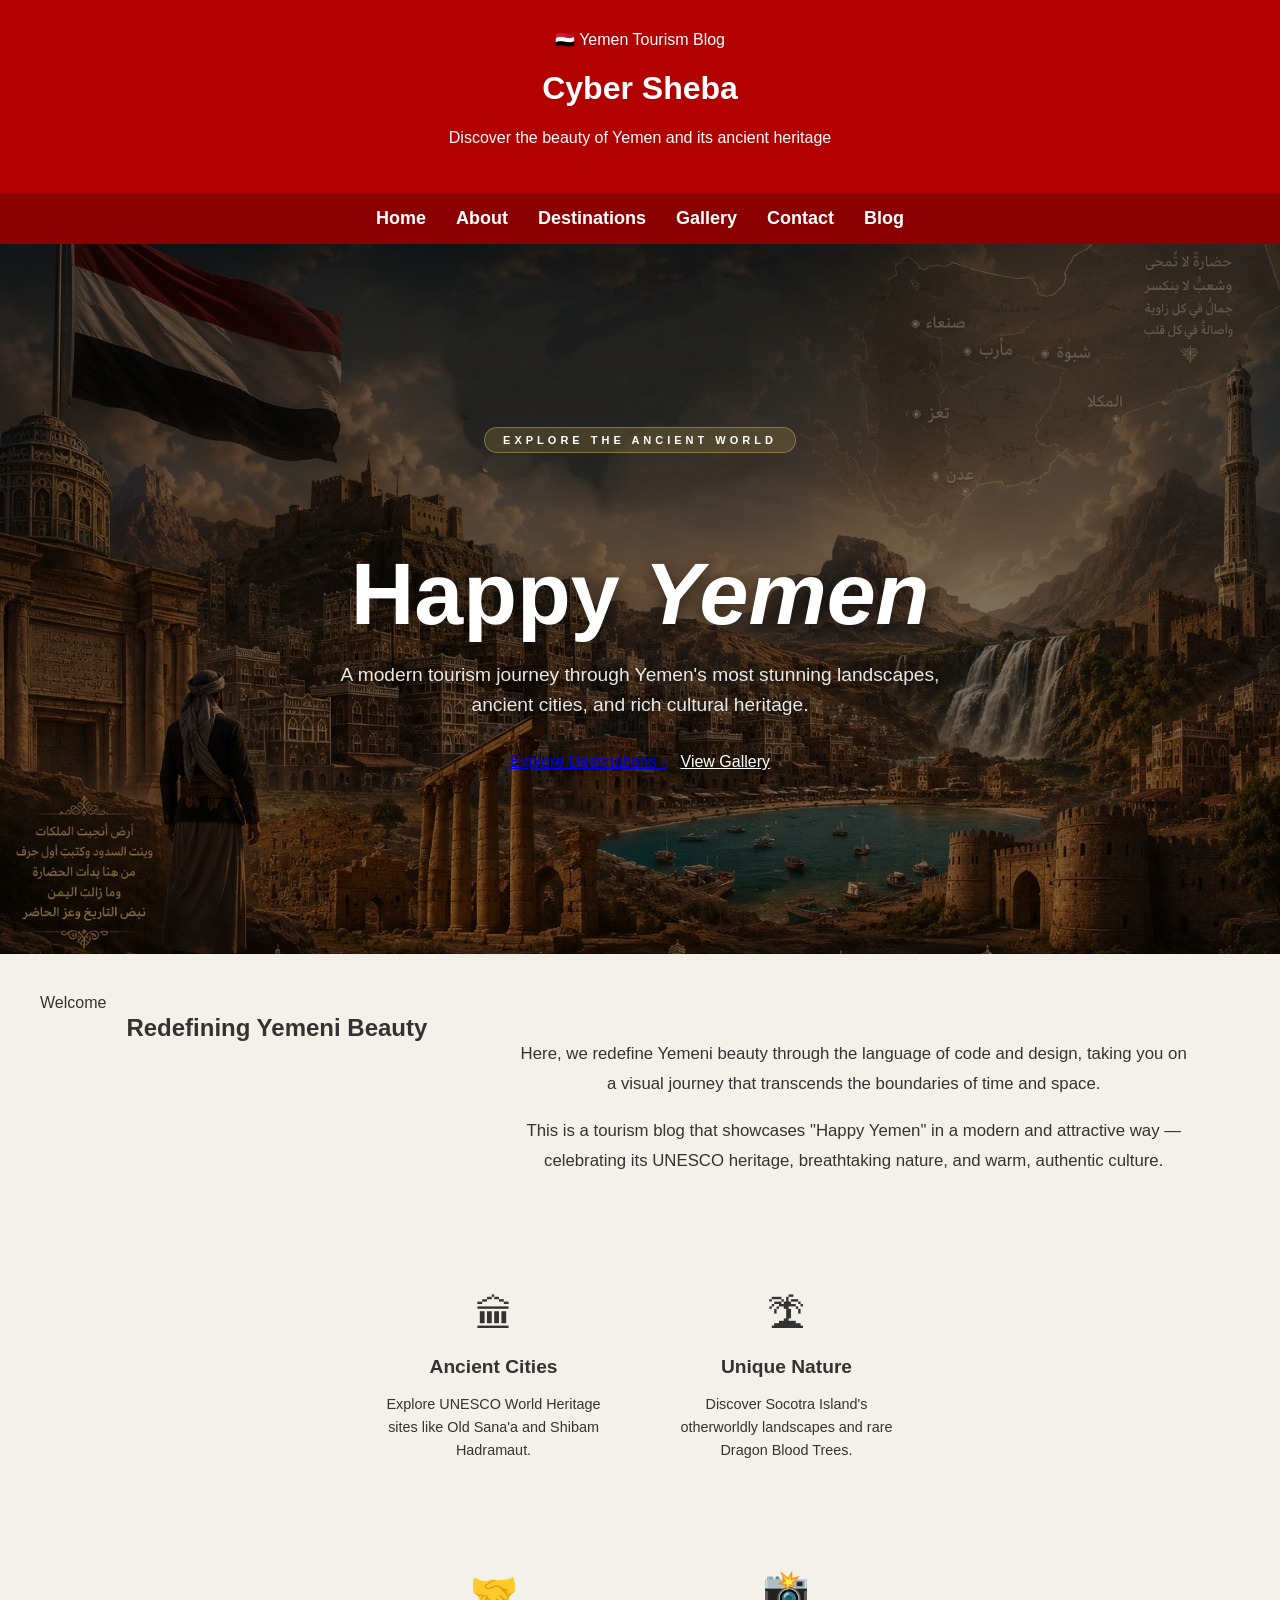
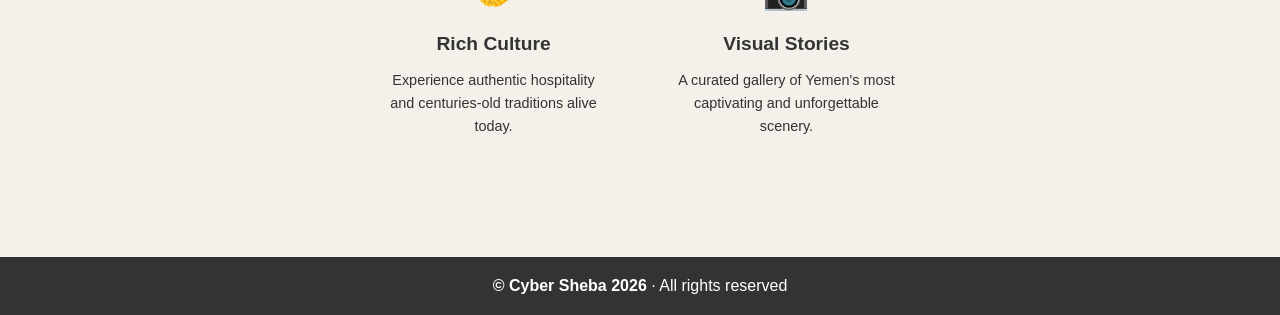
<file: ‏‏61000319_61000229_Mona_Haneen_WebProject - نسخة (3)/index.html>
<!DOCTYPE html>
<html lang="en" dir="ltr">
<head>
  <meta charset="UTF-8">
  <meta name="viewport" content="width=device-width, initial-scale=1.0">
  <title>Cyber Sheba | Home</title>
  <link rel="stylesheet" href="style.css">
  <style>
    /* Hero specific */
    .hero {
      min-height: 550px;
      /* تم إضافة الصورة هنا مع طبقة تعتيم (شفافية) لبروز النص */
      background:
        linear-gradient(to bottom, rgba(0, 0, 0, 0.6) 0%, rgba(0, 0, 0, 0.4) 100%),
        url('too000.jpg') center/cover no-repeat;
      display: flex;
      flex-direction: column;
      align-items: center;
      justify-content: center;
      text-align: center;
      padding: 80px 24px;
      position: relative;
      color: #fff;
    }
    .hero::after {
      content: '';
      position: absolute;
      bottom: -1px; left: 0; right: 0;
      height: 60px;
      background: var(--cream);
      clip-path: ellipse(60% 100% at 50% 100%);
    }
    .hero-badge {
      font-size: 11px;
      font-weight: 700;
      letter-spacing: 4px;
      text-transform: uppercase;
      color: var(--gold);
      background: rgba(201,168,76,0.2);
      border: 1px solid rgba(201,168,76,0.5);
      padding: 6px 18px;
      border-radius: 40px;
      margin-bottom: 24px;
      display: inline-block;
    }
    .hero h1 {
      font-family: var(--font-display);
      font-size: clamp(3rem, 8vw, 5.5rem);
      font-weight: 700;
      line-height: 1;
      text-shadow: 0 4px 20px rgba(0,0,0,0.6);
      margin-bottom: 4px;
    }
    .hero h1 em {
      font-style: italic;
      color: var(--gold);
    }
    .hero p {
      font-size: 1.2rem;
      color: rgba(255,255,255,0.9);
      max-width: 600px;
      line-height: 1.6;
      margin-top: 18px;
      margin-bottom: 32px;
      text-shadow: 0 2px 10px rgba(0,0,0,0.5);
    }
    .hero-btns { display: flex; gap: 14px; flex-wrap: wrap; justify-content: center; }

    /* Features */
    .features {
      display: grid;
      grid-template-columns: repeat(auto-fit, minmax(220px, 1fr));
      gap: 24px;
      margin-top: 48px;
    }
    .feature-item {
      background: var(--white);
      border-radius: var(--radius);
      padding: 32px 24px;
      text-align: center;
      box-shadow: var(--shadow-sm);
      border-bottom: 3px solid transparent;
      transition: border-color var(--transition), transform var(--transition), box-shadow var(--transition);
    }
    .feature-item:hover {
      border-bottom-color: var(--red);
      transform: translateY(-4px);
      box-shadow: var(--shadow-md);
    }
    .feature-icon { font-size: 2.4rem; margin-bottom: 14px; }
    .feature-item h3 {
      font-family: var(--font-display);
      font-size: 1.2rem;
      color: var(--red-deep);
      margin-bottom: 8px;
    }
    .feature-item p { font-size: 0.9rem; color: var(--gray); line-height: 1.6; }

    /* Intro section */
    .intro-text {
      max-width: 680px;
      margin: 0 auto;
      text-align: center;
    }
    .intro-text p {
      font-size: 1.05rem;
      color: var(--gray);
      line-height: 1.8;
    }
    .intro-text p + p { margin-top: 16px; }
  </style>
</head>
<body>
    <header>
  <div class="header-badge">🇾🇪 Yemen Tourism Blog</div>
  <h1>Cyber Sheba</h1>
  <p class="subtitle">Discover the beauty of Yemen and its ancient heritage</p>
</header>

<nav>
  <a href="index.html" class="active">Home</a>
  <a href="about.html">About</a>
  <a href="destinations.html">Destinations</a>
  <a href="gallery.html">Gallery</a>
  <a href="contact.html">Contact</a>
  <a href="Blog announcement.html">Blog</a>
</nav>

<section class="hero">
  <span class="hero-badge">Explore the Ancient World</span>
  <h1>Happy <em>Yemen</em></h1>
  <p>A modern tourism journey through Yemen's most stunning landscapes, ancient cities, and rich cultural heritage.</p>
  <div class="hero-btns">
    <a href="destinations.html" class="btn btn-primary">Explore Destinations ›</a>
    <a href="gallery.html" class="btn btn-outline" style="border-color:rgba(255,255,255,0.6);color:#fff;">View Gallery</a>
  </div>
</section>

<div class="container">
  <div class="section-label"><span>Welcome</span></div>
  <h2 class="section-title">Redefining Yemeni Beauty</h2>
  <div class="section-line"></div>

  <div class="intro-text" style="margin-top:28px;">
    <p>Here, we redefine Yemeni beauty through the language of code and design, taking you on a visual journey that transcends the boundaries of time and space.</p>
    <p>This is a tourism blog that showcases "Happy Yemen" in a modern and attractive way — celebrating its UNESCO heritage, breathtaking nature, and warm, authentic culture.</p>
  </div>

  <div class="features">
    <div class="feature-item">
      <div class="feature-icon">🏛</div>
      <h3>Ancient Cities</h3>
      <p>Explore UNESCO World Heritage sites like Old Sana'a and Shibam Hadramaut.</p>
    </div>
    <div class="feature-item">
      <div class="feature-icon">🏝</div>
      <h3>Unique Nature</h3>
      <p>Discover Socotra Island's otherworldly landscapes and rare Dragon Blood Trees.</p>
    </div>
    <div class="feature-item">
      <div class="feature-icon">🤝</div>
      <h3>Rich Culture</h3>
      <p>Experience authentic hospitality and centuries-old traditions alive today.</p>
    </div>
    <div class="feature-item">
      <div class="feature-icon">📸</div>
      <h3>Visual Stories</h3>
      <p>A curated gallery of Yemen's most captivating and unforgettable scenery.</p>
    </div>
  </div>
</div>

<footer>
  <strong>© Cyber Sheba 2026</strong> · All rights reserved
</footer>

</body>
</html>
</file>
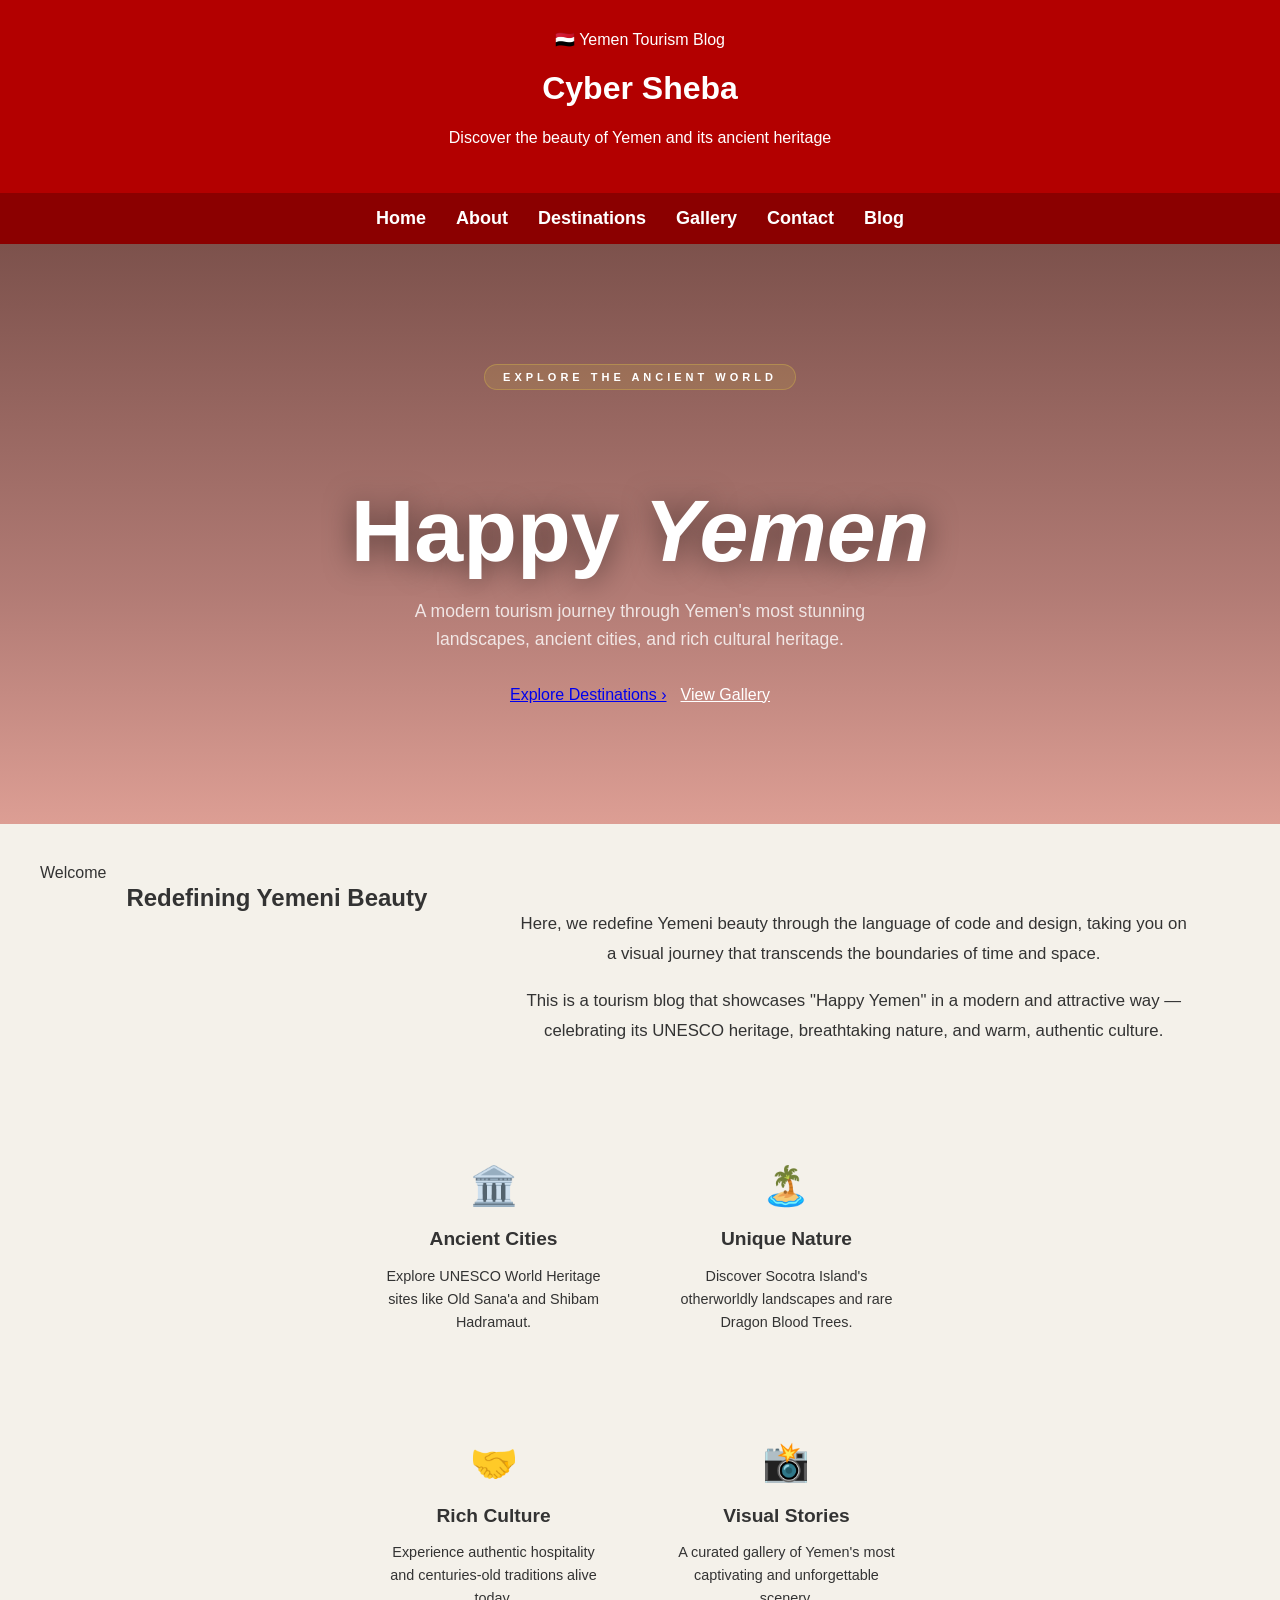
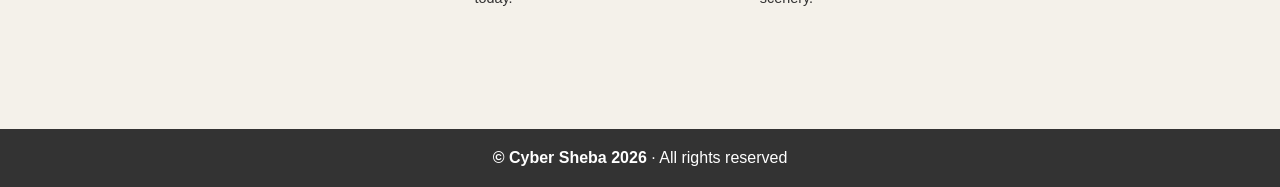
<file: ‏‏61000319_61000229_Mona_Haneen_WebProject - نسخة (3)/‏‏61000319_61000229_Mona_Haneen_WebProject - نسخة (3)/index.html>
<!DOCTYPE html>
<html lang="en" dir="ltr">
<head>
  <meta charset="UTF-8">
  <meta name="viewport" content="width=device-width, initial-scale=1.0">
  <title>Cyber Sheba | Home</title>
  <link rel="stylesheet" href="style.css">
  <style>
    /* Hero specific */
    .hero {
      min-height: 420px;
      background:
        linear-gradient(to bottom, rgba(74,14,9,0.7) 0%, rgba(123,26,20,0.55) 60%, rgba(192,57,43,0.45) 100%),
        url('https://upload.wikimedia.org/wikipedia/commons/thumb/8/87/Shibam_01.jpg/1280px-Shibam_01.jpg') center/cover no-repeat;
      display: flex;
      flex-direction: column;
      align-items: center;
      justify-content: center;
      text-align: center;
      padding: 80px 24px;
      position: relative;
      color: #fff;
    }
    .hero::after {
      content: '';
      position: absolute;
      bottom: -1px; left: 0; right: 0;
      height: 60px;
      background: var(--cream);
      clip-path: ellipse(60% 100% at 50% 100%);
    }
    .hero-badge {
      font-size: 11px;
      font-weight: 700;
      letter-spacing: 4px;
      text-transform: uppercase;
      color: var(--gold);
      background: rgba(201,168,76,0.2);
      border: 1px solid rgba(201,168,76,0.5);
      padding: 6px 18px;
      border-radius: 40px;
      margin-bottom: 24px;
      display: inline-block;
    }
    .hero h1 {
      font-family: var(--font-display);
      font-size: clamp(3rem, 8vw, 5.5rem);
      font-weight: 700;
      line-height: 1;
      text-shadow: 0 2px 30px rgba(0,0,0,0.5);
      margin-bottom: 4px;
    }
    .hero h1 em {
      font-style: italic;
      color: var(--gold);
    }
    .hero p {
      font-size: 1.1rem;
      color: rgba(255,255,255,0.8);
      max-width: 520px;
      line-height: 1.6;
      margin-top: 18px;
      margin-bottom: 32px;
    }
    .hero-btns { display: flex; gap: 14px; flex-wrap: wrap; justify-content: center; }

    /* Features */
    .features {
      display: grid;
      grid-template-columns: repeat(auto-fit, minmax(220px, 1fr));
      gap: 24px;
      margin-top: 48px;
    }
    .feature-item {
      background: var(--white);
      border-radius: var(--radius);
      padding: 32px 24px;
      text-align: center;
      box-shadow: var(--shadow-sm);
      border-bottom: 3px solid transparent;
      transition: border-color var(--transition), transform var(--transition), box-shadow var(--transition);
    }
    .feature-item:hover {
      border-bottom-color: var(--red);
      transform: translateY(-4px);
      box-shadow: var(--shadow-md);
    }
    .feature-icon { font-size: 2.4rem; margin-bottom: 14px; }
    .feature-item h3 {
      font-family: var(--font-display);
      font-size: 1.2rem;
      color: var(--red-deep);
      margin-bottom: 8px;
    }
    .feature-item p { font-size: 0.9rem; color: var(--gray); line-height: 1.6; }

    /* Intro section */
    .intro-text {
      max-width: 680px;
      margin: 0 auto;
      text-align: center;
    }
    .intro-text p {
      font-size: 1.05rem;
      color: var(--gray);
      line-height: 1.8;
    }
    .intro-text p + p { margin-top: 16px; }
  </style>
</head>
<body>
    <!-- HEADER -->
<header>
  <div class="header-badge">🇾🇪 Yemen Tourism Blog</div>
  <h1>Cyber Sheba</h1>
  <p class="subtitle">Discover the beauty of Yemen and its ancient heritage</p>
</header>

<!-- NAV -->
<nav>
  <a href="index.html" class="active">Home</a>
  <a href="about.html">About</a>
  <a href="destinations.html">Destinations</a>
  <a href="gallery.html">Gallery</a>
  <a href="contact.html">Contact</a>
  <a href="Blog announcement.html">Blog</a>
</nav>

<!-- HERO -->
<section class="hero">
  <span class="hero-badge">Explore the Ancient World</span>
  <h1>Happy <em>Yemen</em></h1>
  <p>A modern tourism journey through Yemen's most stunning landscapes, ancient cities, and rich cultural heritage.</p>
  <div class="hero-btns">
    <a href="destinations.html" class="btn btn-primary">Explore Destinations ›</a>
    <a href="gallery.html" class="btn btn-outline" style="border-color:rgba(255,255,255,0.6);color:#fff;">View Gallery</a>
  </div>
</section>

<!-- INTRO -->
<div class="container">
  <div class="section-label"><span>Welcome</span></div>
  <h2 class="section-title">Redefining Yemeni Beauty</h2>
  <div class="section-line"></div>

  <div class="intro-text" style="margin-top:28px;">
    <p>Here, we redefine Yemeni beauty through the language of code and design, taking you on a visual journey that transcends the boundaries of time and space.</p>
    <p>This is a tourism blog that showcases "Happy Yemen" in a modern and attractive way — celebrating its UNESCO heritage, breathtaking nature, and warm, authentic culture.</p>
  </div>

  <!-- Features -->
  <div class="features">
    <div class="feature-item">
      <div class="feature-icon">🏛️</div>
      <h3>Ancient Cities</h3>
      <p>Explore UNESCO World Heritage sites like Old Sana'a and Shibam Hadramaut.</p>
    </div>
    <div class="feature-item">
      <div class="feature-icon">🏝️</div>
      <h3>Unique Nature</h3>
      <p>Discover Socotra Island's otherworldly landscapes and rare Dragon Blood Trees.</p>
    </div>
    <div class="feature-item">
      <div class="feature-icon">🤝</div>
      <h3>Rich Culture</h3>
      <p>Experience authentic hospitality and centuries-old traditions alive today.</p>
    </div>
    <div class="feature-item">
      <div class="feature-icon">📸</div>
      <h3>Visual Stories</h3>
      <p>A curated gallery of Yemen's most captivating and unforgettable scenery.</p>
    </div>
  </div>
</div>

<!-- FOOTER -->
<footer>
  <strong>© Cyber Sheba 2026</strong> · All rights reserved
</footer>

</body>
</html>
</file>
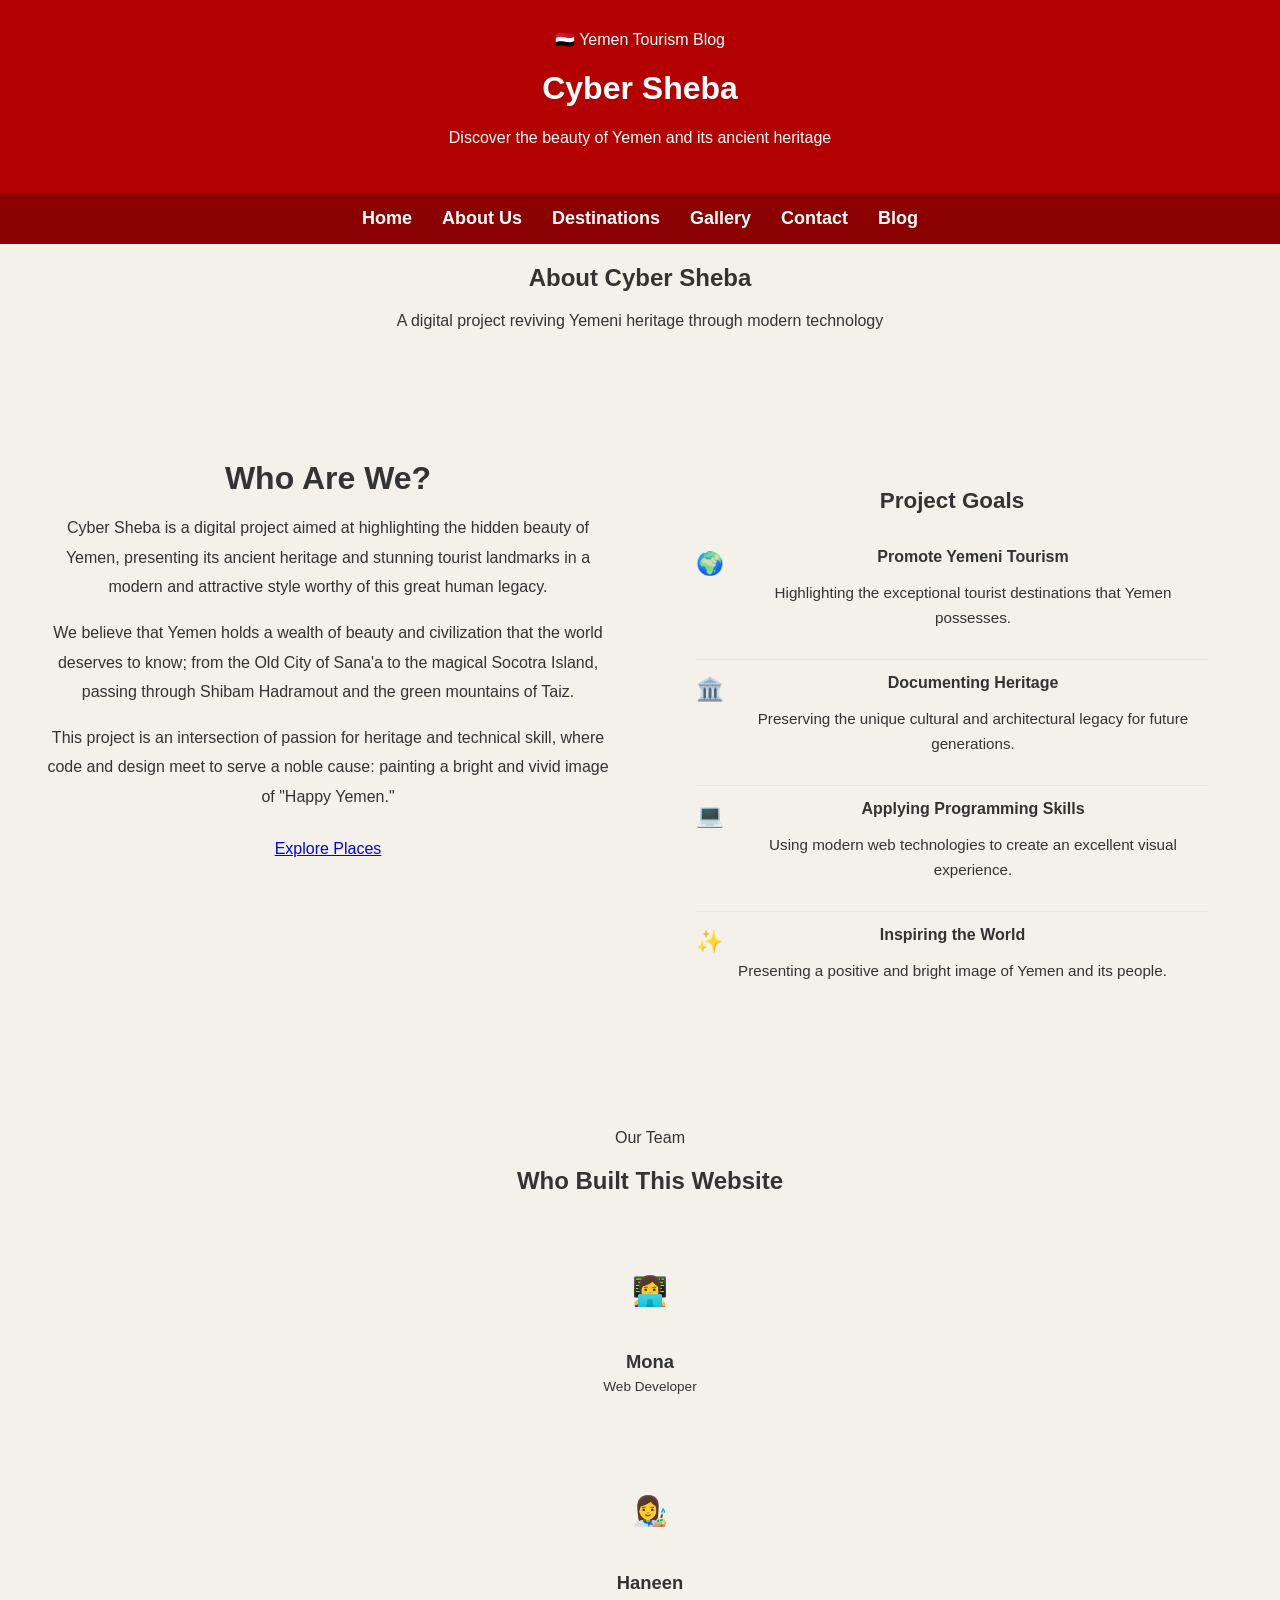
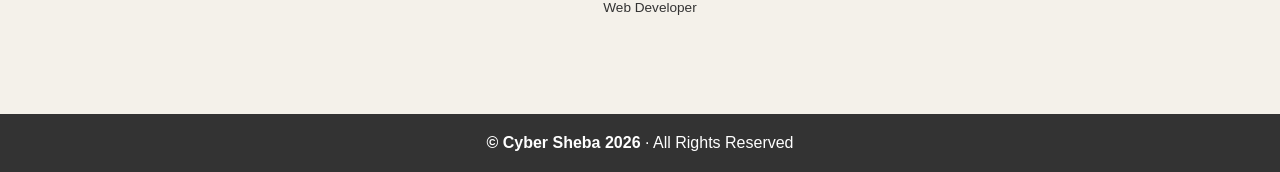
<file: ‏‏61000319_61000229_Mona_Haneen_WebProject - نسخة (3)/about.html>
<!DOCTYPE html>
<html lang="en" dir="ltr">
<head>
  <meta charset="UTF-8">
  <meta name="viewport" content="width=device-width, initial-scale=1.0">
  <title>Cyber Sheba | About Us</title>
  <link rel="stylesheet" href="style.css">
  <style>
    .about-grid {
      display: grid;
      grid-template-columns: 1fr 1fr;
      gap: 48px;
      align-items: start;
      margin-top: 48px;
    }
    @media (max-width: 700px) { .about-grid { grid-template-columns: 1fr; } }

    .about-text h2 {
      font-family: var(--font-display);
      font-size: 2rem;
      color: var(--red-deep);
      margin-bottom: 16px;
    }
    .about-text p {
      color: var(--gray);
      font-size: 1rem;
      line-height: 1.85;
    }
    .about-text p + p { margin-top: 14px; }

    .about-card {
      background: var(--white);
      border-radius: var(--radius);
      padding: 32px;
      box-shadow: var(--shadow-md);
      border-top: 4px solid var(--red);
    }

    .about-card h3 {
      font-family: var(--font-display);
      font-size: 1.4rem;
      color: var(--red);
      margin-bottom: 20px;
    }

    .goal-item {
      display: flex;
      align-items: flex-start;
      gap: 14px;
      padding: 14px 0;
      border-bottom: 1px solid #ede7de;
    }
    .goal-item:last-child { border-bottom: none; }
    .goal-icon { font-size: 1.4rem; flex-shrink: 0; margin-top: 2px; }
    .goal-item p { color: var(--gray); font-size: 0.95rem; line-height: 1.6; }
    .goal-item strong { color: var(--dark); display: block; margin-bottom: 3px; }

    .team-section { margin-top: 64px; }
    .team-grid {
      display: grid;
      grid-template-columns: repeat(auto-fit, minmax(200px, 1fr));
      gap: 24px;
      margin-top: 32px;
    }
    .team-card {
      background: var(--white);
      border-radius: var(--radius);
      padding: 28px 20px;
      text-align: center;
      box-shadow: var(--shadow-sm);
      transition: transform var(--transition), box-shadow var(--transition);
    }
    .team-card:hover { transform: translateY(-4px); box-shadow: var(--shadow-md); }
    .team-avatar {
      width: 72px; height: 72px;
      border-radius: 50%;
      background: linear-gradient(135deg, var(--red-dark), var(--red));
      display: flex; align-items: center; justify-content: center;
      font-size: 1.8rem;
      margin: 0 auto 16px;
    }
    .team-card h4 {
      font-family: var(--font-display);
      font-size: 1.15rem;
      color: var(--red-deep);
      margin-bottom: 4px;
    }
    .team-card span { font-size: 0.85rem; color: var(--gray); }
  </style>
</head>
<body>

<header>
  <div class="header-badge">🇾🇪 Yemen Tourism Blog</div>
  <h1>Cyber Sheba</h1>
  <p class="subtitle">Discover the beauty of Yemen and its ancient heritage</p>
</header>

<nav>
  <a href="index.html">Home</a>
  <a href="about.html" class="active">About Us</a>
  <a href="destinations.html">Destinations</a>
  <a href="gallery.html">Gallery</a>
  <a href="contact.html">Contact</a>
  <a href="Blog announcement.html">Blog</a>
</nav>

<!-- PAGE HERO -->
<section class="page-hero">
  <h1>About Cyber Sheba</h1>
  <p>A digital project reviving Yemeni heritage through modern technology</p>
</section>

<div class="container">

  <!-- About grid -->
  <div class="about-grid">
    <div class="about-text">
      <h2>Who Are We?</h2>
      <p>
        Cyber Sheba is a digital project aimed at highlighting the hidden beauty of Yemen, presenting its ancient heritage and stunning tourist landmarks in a modern and attractive style worthy of this great human legacy.
      </p>
      <p>
        We believe that Yemen holds a wealth of beauty and civilization that the world deserves to know; from the Old City of Sana'a to the magical Socotra Island, passing through Shibam Hadramout and the green mountains of Taiz.
      </p>
      <p>
        This project is an intersection of passion for heritage and technical skill, where code and design meet to serve a noble cause: painting a bright and vivid image of "Happy Yemen."
      </p>
      <div style="margin-top:28px;">
        <a href="destinations.
        html" class="btn btn-primary">Explore Places</a>
      </div>
    </div>

    <div class="about-card">
      <h3>Project Goals</h3>
      <div class="goal-item">
        <span class="goal-icon">🌍</span>
        <div>
          <strong>Promote Yemeni Tourism</strong>
          <p>Highlighting the exceptional tourist destinations that Yemen possesses.</p>
        </div>
      </div>
      <div class="goal-item">
        <span class="goal-icon">🏛️</span>
        <div>
          <strong>Documenting Heritage</strong>
          <p>Preserving the unique cultural and architectural legacy for future generations.</p>
        </div>
      </div>
      <div class="goal-item">
        <span class="goal-icon">💻</span>
        <div>
          <strong>Applying Programming Skills</strong>
          <p>Using modern web technologies to create an excellent visual experience.</p>
        </div>
      </div>
      <div class="goal-item">
        <span class="goal-icon">✨</span>
        <div>
          <strong>Inspiring the World</strong>
          <p>Presenting a positive and bright image of Yemen and its people.</p>
        </div>
      </div>
    </div>
  </div>

  <div class="divider"></div>

  <!-- Team -->
  <div class="team-section">
    <div class="section-label"><span>Our Team</span></div>
    <h2 class="section-title">Who Built This Website</h2>
    <div class="section-line"></div>
    <div class="team-grid">
      <div class="team-card">
        <div class="team-avatar">👩‍💻</div>
        <h4>Mona</h4>
        <span>Web Developer</span>
      </div>
      <div class="team-card">
        <div class="team-avatar">👩‍🎨</div>
        <h4>Haneen</h4>
        <span>Web Developer</span>
      </div>
    </div>
  </div>

</div>

<footer>
  <strong>© Cyber Sheba 2026</strong> · All Rights Reserved
</footer>

</body>
</html>
</file>
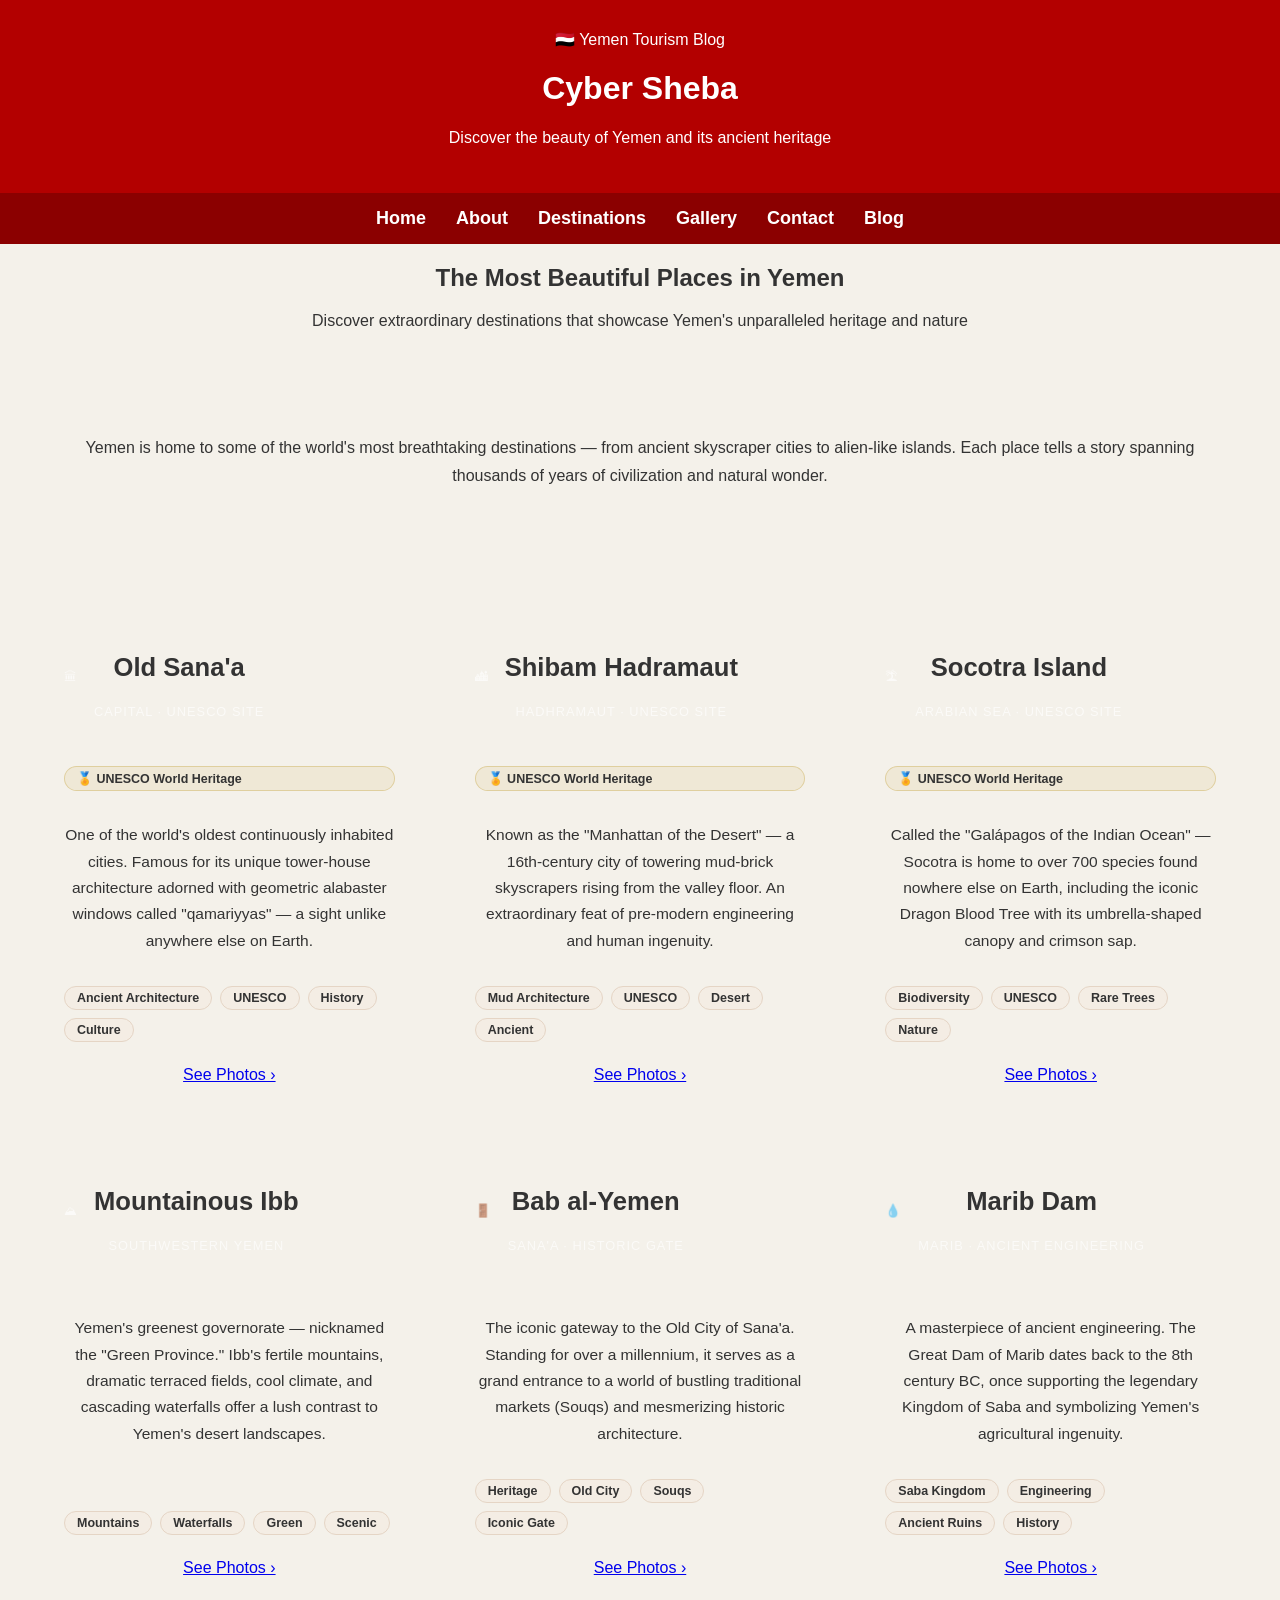
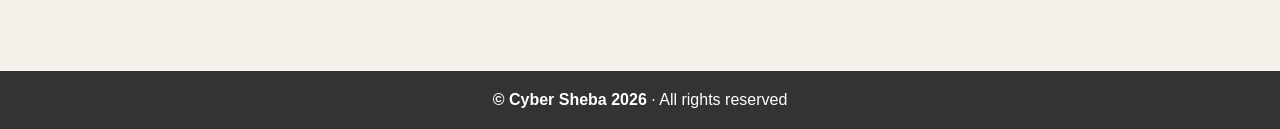
<file: ‏‏61000319_61000229_Mona_Haneen_WebProject - نسخة (3)/destinations.html>
<!DOCTYPE html>
<html lang="en" dir="ltr">
<head>
  <meta charset="UTF-8">
  <meta name="viewport" content="width=device-width, initial-scale=1.0">
  <title>Cyber Sheba | Destinations</title>
  <link rel="stylesheet" href="style.css">
  <style>
    .dest-grid {
      display: grid;
      grid-template-columns: repeat(auto-fit, minmax(280px, 1fr));
      gap: 32px;
      margin-top: 48px;
    }

    .dest-card {
      background: var(--white);
      border-radius: var(--radius);
      overflow: hidden;
      box-shadow: var(--shadow-sm);
      transition: transform var(--transition), box-shadow var(--transition);
      display: flex;
      flex-direction: column;
    }
    .dest-card:hover {
      transform: translateY(-8px);
      box-shadow: var(--shadow-lg);
    }

    .dest-card-header {
      background: linear-gradient(135deg, var(--red-deep), var(--red));
      padding: 28px 24px 22px;
      color: var(--white);
      display: flex;
      align-items: center;
      gap: 16px;
    }
    .dest-icon { font-size: 2.2rem; }
    .dest-card-header h2 {
      font-family: var(--font-display);
      font-size: 1.6rem;
      font-weight: 700;
      line-height: 1;
    }
    .dest-card-header span {
      font-size: 0.8rem;
      color: rgba(255,255,255,0.65);
      letter-spacing: 1px;
    }

    .dest-card-body {
      padding: 24px;
      flex: 1;
      display: flex;
      flex-direction: column;
      gap: 16px;
    }

    .dest-card-body p {
      color: var(--gray);
      font-size: 0.97rem;
      line-height: 1.7;
    }

    .tags {
      display: flex;
      flex-wrap: wrap;
      gap: 8px;
      margin-top: auto;
    }
    .tag {
      background: #f4ede4;
      color: var(--red-dark);
      font-size: 0.78rem;
      font-weight: 600;
      padding: 4px 12px;
      border-radius: 40px;
      border: 1px solid #e5d5c5;
    }

    .dest-cta {
      padding: 0 24px 24px;
    }

    /* UNESCO Badge */
    .unesco-badge {
      display: inline-flex;
      align-items: center;
      gap: 6px;
      font-size: 0.78rem;
      font-weight: 700;
      color: var(--gold);
      background: rgba(201,168,76,0.12);
      border: 1px solid rgba(201,168,76,0.4);
      padding: 4px 12px;
      border-radius: 40px;
    }

    .intro-box {
      background: var(--white);
      border-radius: var(--radius);
      padding: 32px;
      box-shadow: var(--shadow-sm);
      text-align: center;
      border-top: 4px solid var(--gold);
      margin-bottom: 0;
    }
    .intro-box p { color: var(--gray); line-height: 1.75; font-size: 1rem; }
  </style>
</head>
<body>

<header>
  <div class="header-badge">🇾🇪 Yemen Tourism Blog</div>
  <h1>Cyber Sheba</h1>
  <p class="subtitle">Discover the beauty of Yemen and its ancient heritage</p>
</header>

<nav>
  <a href="index.html">Home</a>
  <a href="about.html">About</a>
  <a href="destinations.html" class="active">Destinations</a>
  <a href="gallery.html">Gallery</a>
  <a href="contact.html">Contact</a>
  <a href="Blog announcement.html">Blog</a>
</nav>

<section class="page-hero">
  <h1>The Most Beautiful Places in Yemen</h1>
  <p>Discover extraordinary destinations that showcase Yemen's unparalleled heritage and nature</p>
</section>

<div class="container">

  <div class="intro-box">
    <p>Yemen is home to some of the world's most breathtaking destinations — from ancient skyscraper cities to alien-like islands. Each place tells a story spanning thousands of years of civilization and natural wonder.</p>
  </div>

  <div class="dest-grid">

    <div class="dest-card">
      <div class="dest-card-header">
        <span class="dest-icon">🏛</span>
        <div>
          <h2>Old Sana'a</h2>
          <span>CAPITAL · UNESCO SITE</span>
        </div>
      </div>
      <div class="dest-card-body">
        <span class="unesco-badge">🏅 UNESCO World Heritage</span>
        <p>One of the world's oldest continuously inhabited cities. Famous for its unique tower-house architecture adorned with geometric alabaster windows called "qamariyyas" — a sight unlike anywhere else on Earth.</p>
        <div class="tags">
          <span class="tag">Ancient Architecture</span>
          <span class="tag">UNESCO</span>
          <span class="tag">History</span>
          <span class="tag">Culture</span>
        </div>
      </div>
      <div class="dest-cta">
        <a href="gallery.html" class="btn btn-outline" style="width:100%;justify-content:center;">See Photos ›</a>
      </div>
    </div>

    <div class="dest-card">
      <div class="dest-card-header">
        <span class="dest-icon">🏙</span>
        <div>
          <h2>Shibam Hadramaut</h2>
          <span>HADHRAMAUT · UNESCO SITE</span>
        </div>
      </div>
      <div class="dest-card-body">
        <span class="unesco-badge">🏅 UNESCO World Heritage</span>
        <p>Known as the "Manhattan of the Desert" — a 16th-century city of towering mud-brick skyscrapers rising from the valley floor. An extraordinary feat of pre-modern engineering and human ingenuity.</p>
        <div class="tags">
          <span class="tag">Mud Architecture</span>
          <span class="tag">UNESCO</span>
          <span class="tag">Desert</span>
          <span class="tag">Ancient</span>
        </div>
      </div>
      <div class="dest-cta">
        <a href="gallery.html" class="btn btn-outline" style="width:100%;justify-content:center;">See Photos ›</a>
      </div>
    </div>

    <div class="dest-card">
      <div class="dest-card-header">
        <span class="dest-icon">🏝</span>
        <div>
          <h2>Socotra Island</h2>
          <span>ARABIAN SEA · UNESCO SITE</span>
        </div>
      </div>
      <div class="dest-card-body">
        <span class="unesco-badge">🏅 UNESCO World Heritage</span>
        <p>Called the "Galápagos of the Indian Ocean" — Socotra is home to over 700 species found nowhere else on Earth, including the iconic Dragon Blood Tree with its umbrella-shaped canopy and crimson sap.</p>
        <div class="tags">
          <span class="tag">Biodiversity</span>
          <span class="tag">UNESCO</span>
          <span class="tag">Rare Trees</span>
          <span class="tag">Nature</span>
        </div>
      </div>
      <div class="dest-cta">
        <a href="gallery.html" class="btn btn-outline" style="width:100%;justify-content:center;">See Photos ›</a>
      </div>
    </div>

    <div class="dest-card">
      <div class="dest-card-header">
        <span class="dest-icon">⛰</span>
        <div>
          <h2>Mountainous Ibb</h2>
          <span>SOUTHWESTERN YEMEN</span>
        </div>
      </div>
      <div class="dest-card-body">
        <p>Yemen's greenest governorate — nicknamed the "Green Province." Ibb's fertile mountains, dramatic terraced fields, cool climate, and cascading waterfalls offer a lush contrast to Yemen's desert landscapes.</p>
        <div class="tags">
          <span class="tag">Mountains</span>
          <span class="tag">Waterfalls</span>
          <span class="tag">Green</span>
          <span class="tag">Scenic</span>
        </div>
      </div>
      <div class="dest-cta">
        <a href="gallery.html" class="btn btn-outline" style="width:100%;justify-content:center;">See Photos ›</a>
      </div>
    </div>

    <div class="dest-card">
      <div class="dest-card-header">
        <span class="dest-icon">🚪</span>
        <div>
          <h2>Bab al-Yemen</h2>
          <span>SANA'A · HISTORIC GATE</span>
        </div>
      </div>
      <div class="dest-card-body">
        <p>The iconic gateway to the Old City of Sana'a. Standing for over a millennium, it serves as a grand entrance to a world of bustling traditional markets (Souqs) and mesmerizing historic architecture.</p>
        <div class="tags">
          <span class="tag">Heritage</span>
          <span class="tag">Old City</span>
          <span class="tag">Souqs</span>
          <span class="tag">Iconic Gate</span>
        </div>
      </div>
      <div class="dest-cta">
        <a href="gallery.html" class="btn btn-outline" style="width:100%;justify-content:center;">See Photos ›</a>
      </div>
    </div>

    <div class="dest-card">
      <div class="dest-card-header">
        <span class="dest-icon">💧</span>
        <div>
          <h2>Marib Dam</h2>
          <span>MARIB · ANCIENT ENGINEERING</span>
        </div>
      </div>
      <div class="dest-card-body">
        <p>A masterpiece of ancient engineering. The Great Dam of Marib dates back to the 8th century BC, once supporting the legendary Kingdom of Saba and symbolizing Yemen's agricultural ingenuity.</p>
        <div class="tags">
          <span class="tag">Saba Kingdom</span>
          <span class="tag">Engineering</span>
          <span class="tag">Ancient Ruins</span>
          <span class="tag">History</span>
        </div>
      </div>
      <div class="dest-cta">
        <a href="gallery.html" class="btn btn-outline" style="width:100%;justify-content:center;">See Photos ›</a>
      </div>
    </div>

  </div>
</div>

<footer>
  <strong>© Cyber Sheba 2026</strong> · All rights reserved
</footer>

</body>
</html>
</file>
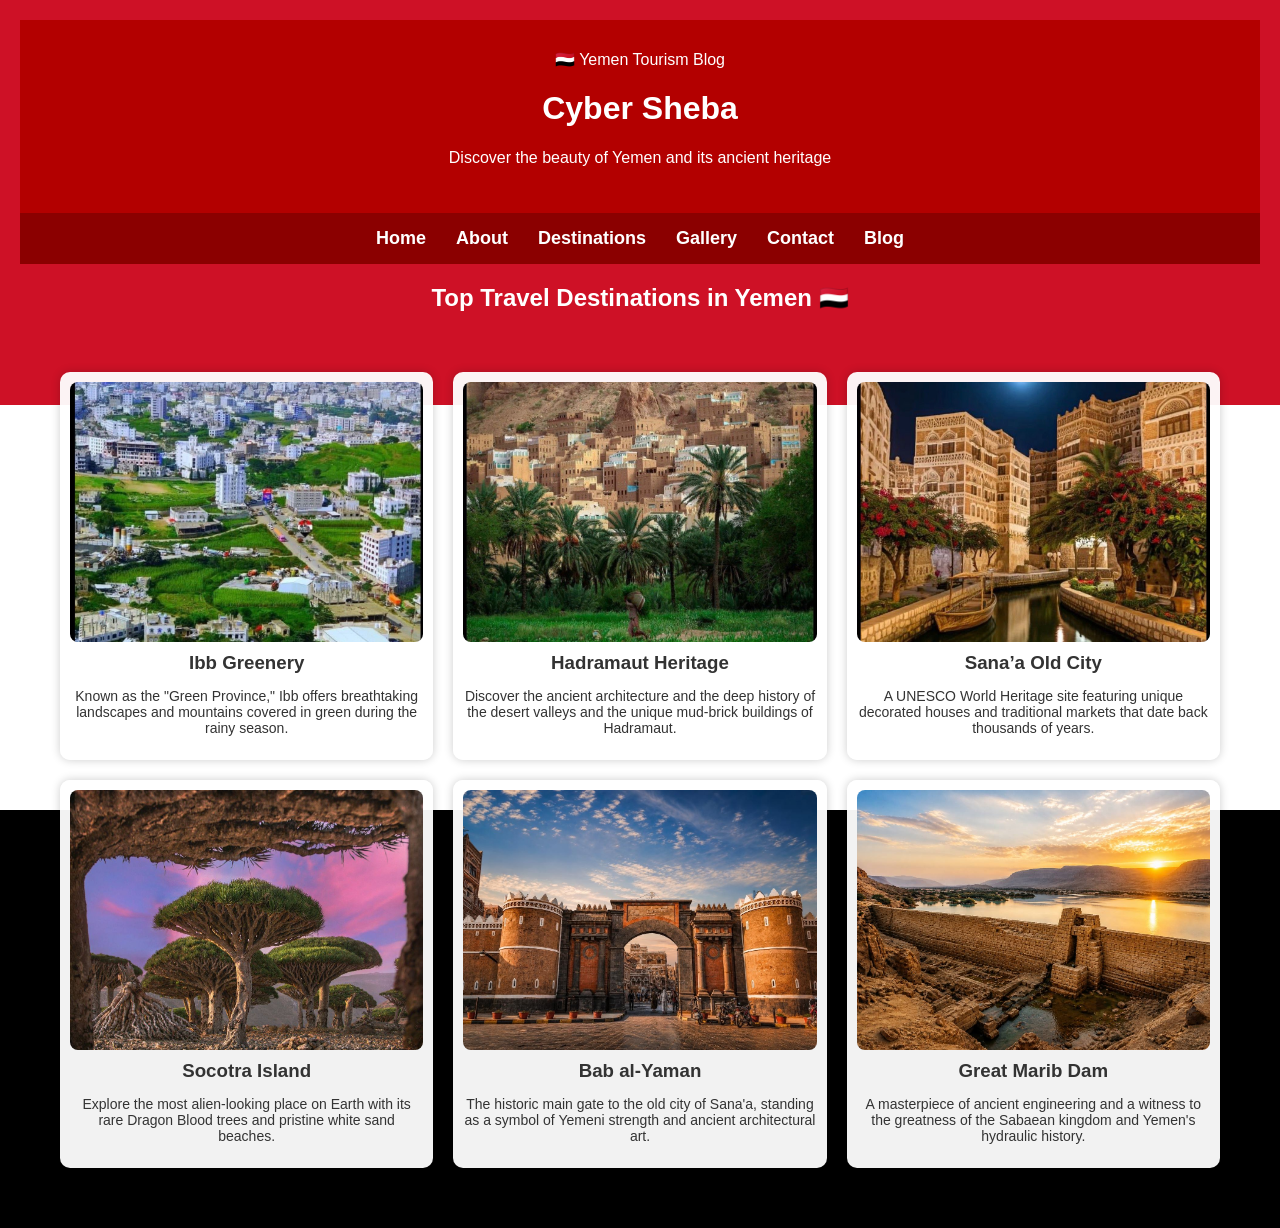
<file: ‏‏61000319_61000229_Mona_Haneen_WebProject - نسخة (3)/gallery.html>
<!DOCTYPE html>
<html lang="en">
<head>
<meta charset="UTF-8">
<title>Travel Destinations in Yemen</title>
  <meta name="viewport" content="width=device-width, initial-scale=1.0">
  <link rel="stylesheet" href="style.css">

<style>
body {
    font-family: Arial;
    padding: 20px;

    /* خلفية علم اليمن */
    background: linear-gradient(
        to bottom,
        #ce1126 0%,     /* أحمر */
        #ce1126 33%,
        #ffffff 33%,   /* أبيض */
        #ffffff 66%,
        #000000 66%,   /* أسود */
        #000000 100%
    );
}

.container {
    display: grid;
    /* التعديل هنا لجعلها 3 أعمدة ثابتة في الشاشات الكبيرة لتظهر 3 فوق و3 تحت */
    grid-template-columns: repeat(3, 1fr); 
    gap: 20px;
}

/* لجعل الترتيب يتغير في الشاشات الصغيرة (الجوال) */
@media (max-width: 768px) {
    .container {
        grid-template-columns: repeat(auto-fit, minmax(200px, 1fr));
    }
}

.card {
    background: rgba(255,255,255,0.95);
    border-radius: 10px;
    padding: 10px;
    text-align: center;
    box-shadow: 0 0 10px rgba(0,0,0,0.2);
}

.card img {
    width: 100%;
    height: 260px;
    object-fit: cover;
    border-radius: 8px;
    transition: 0.3s;
}

.card img:hover {
    transform: scale(1.05);
}

.card h3 {
    margin: 10px 0 5px;
}

.card p {
    font-size: 14px;
    color: #333;
}
</style>

</head>

<body>
  <header>
  <div class="header-badge">🇾🇪 Yemen Tourism Blog</div>
  <h1>Cyber Sheba</h1>
  <p class="subtitle">Discover the beauty of Yemen and its ancient heritage</p>
</header>

<!-- NAV -->
<nav>
  <a href="index.html" class="active">Home</a>
  <a href="about.html">About</a>
  <a href="destinations.html">Destinations</a>
  <a href="gallery.html">Gallery</a>
  <a href="contact.html">Contact</a>
  <a href="Blog announcement.html">Blog</a>
</nav>


<h2 style="color:white; text-align:center;">Top Travel Destinations in Yemen 🇾🇪</h2>

<div class="container">

    <div class="card">
        <!-- تم تعديل الحرف الأول إلى l صغير ليطابق ملفك -->
        <img src="lbb_001.jpg">
        <h3>Ibb Greenery</h3>
        <p>
        Known as the "Green Province," Ibb offers breathtaking landscapes and mountains 
        covered in green during the rainy season.
        </p>
    </div>

    <div class="card">
        <img src="hadramaut 001.jpg">
        <h3>Hadramaut Heritage</h3>
        <p>
        Discover the ancient architecture and the deep history of the desert valleys 
        and the unique mud-brick buildings of Hadramaut.
        </p>
    </div>

    <div class="card">
        <img src="sana,a000.jpg">
        <h3>Sana’a Old City</h3>
        <p>
        A UNESCO World Heritage site featuring unique decorated houses and traditional 
        markets that date back thousands of years.
        </p>
    </div>

    <div class="card">
        <img src="socotra 001.jpg">
        <h3>Socotra Island</h3>
        <p>
        Explore the most alien-looking place on Earth with its rare Dragon Blood trees 
        and pristine white sand beaches.
        </p>
    </div>

    <div class="card">
        <img src="bab_alyaman 000.jpg">
        <h3>Bab al-Yaman</h3>
        <p>
        The historic main gate to the old city of Sana'a, standing as a symbol 
        of Yemeni strength and ancient architectural art.
        </p>
    </div>

    <div class="card">
        <img src="marib_dam 000.jpg">
        <h3>Great Marib Dam</h3>
        <p>
        A masterpiece of ancient engineering and a witness to the greatness 
        of the Sabaean kingdom and Yemen's hydraulic history.
        </p>
    </div>

</div>

</body>
</html>
</file>
<file: ‏‏61000319_61000229_Mona_Haneen_WebProject - نسخة (3)/style.css>
/* General Style */
body {
    font-family: 'Segoe UI', Tahoma, Geneva, Verdana, sans-serif;
    margin: 0;
    background-color: #f4f1ea;
    color: #333;
    direction: ltr; /* لضمان الترتيب الإنجليزي الصحيح */
    text-align: center;
}

/* Header - Cyber Sheba Section */
header {
    background-color: #b30000; /* اللون الأحمر الزاهي من صورتك */
    color: white;
    padding: 30px 20px;
}

/* Navigation Bar - Red Bar */
nav {
    background-color: #8b0000; /* الأحمر الغامق للأزرار */
    padding: 15px;
    display: flex;
    justify-content: center;
    gap: 30px;
}

nav a {
    color: white;
    text-decoration: none;
    font-weight: bold;
    font-size: 18px;
    transition: 0.3s;
}

nav a:hover {
    color: #ffeb3b; /* يقلب أصفر عند التأشير */
}

/* Images Container */
.container {
    display: flex;
    flex-wrap: wrap;
    justify-content: center;
    padding: 40px;
    gap: 20px;
}

.city-card {
    background: white;
    border-radius: 10px;
    overflow: hidden;
    box-shadow: 0 4px 8px rgba(0,0,0,0.1);
    width: 300px;
}

img {
    width: 100%;
    height: 200px;
    object-fit: cover;
    display: block;
}

.info {
    padding: 15px;
}

footer {
    background-color: #333;
    color: white;
    padding: 20px;
    margin-top: 30px;
}
</file>
<file: ‏‏61000319_61000229_Mona_Haneen_WebProject - نسخة (3)/‏‏61000319_61000229_Mona_Haneen_WebProject - نسخة (3)/style.css>
/* General Style */
body {
    font-family: 'Segoe UI', Tahoma, Geneva, Verdana, sans-serif;
    margin: 0;
    background-color: #f4f1ea;
    color: #333;
    direction: ltr; /* لضمان الترتيب الإنجليزي الصحيح */
    text-align: center;
}

/* Header - Cyber Sheba Section */
header {
    background-color: #b30000; /* اللون الأحمر الزاهي من صورتك */
    color: white;
    padding: 30px 20px;
}

/* Navigation Bar - Red Bar */
nav {
    background-color: #8b0000; /* الأحمر الغامق للأزرار */
    padding: 15px;
    display: flex;
    justify-content: center;
    gap: 30px;
}

nav a {
    color: white;
    text-decoration: none;
    font-weight: bold;
    font-size: 18px;
    transition: 0.3s;
}

nav a:hover {
    color: #ffeb3b; /* يقلب أصفر عند التأشير */
}

/* Images Container */
.container {
    display: flex;
    flex-wrap: wrap;
    justify-content: center;
    padding: 40px;
    gap: 20px;
}

.city-card {
    background: white;
    border-radius: 10px;
    overflow: hidden;
    box-shadow: 0 4px 8px rgba(0,0,0,0.1);
    width: 300px;
}

img {
    width: 100%;
    height: 200px;
    object-fit: cover;
    display: block;
}

.info {
    padding: 15px;
}

footer {
    background-color: #333;
    color: white;
    padding: 20px;
    margin-top: 30px;
}
</file>
